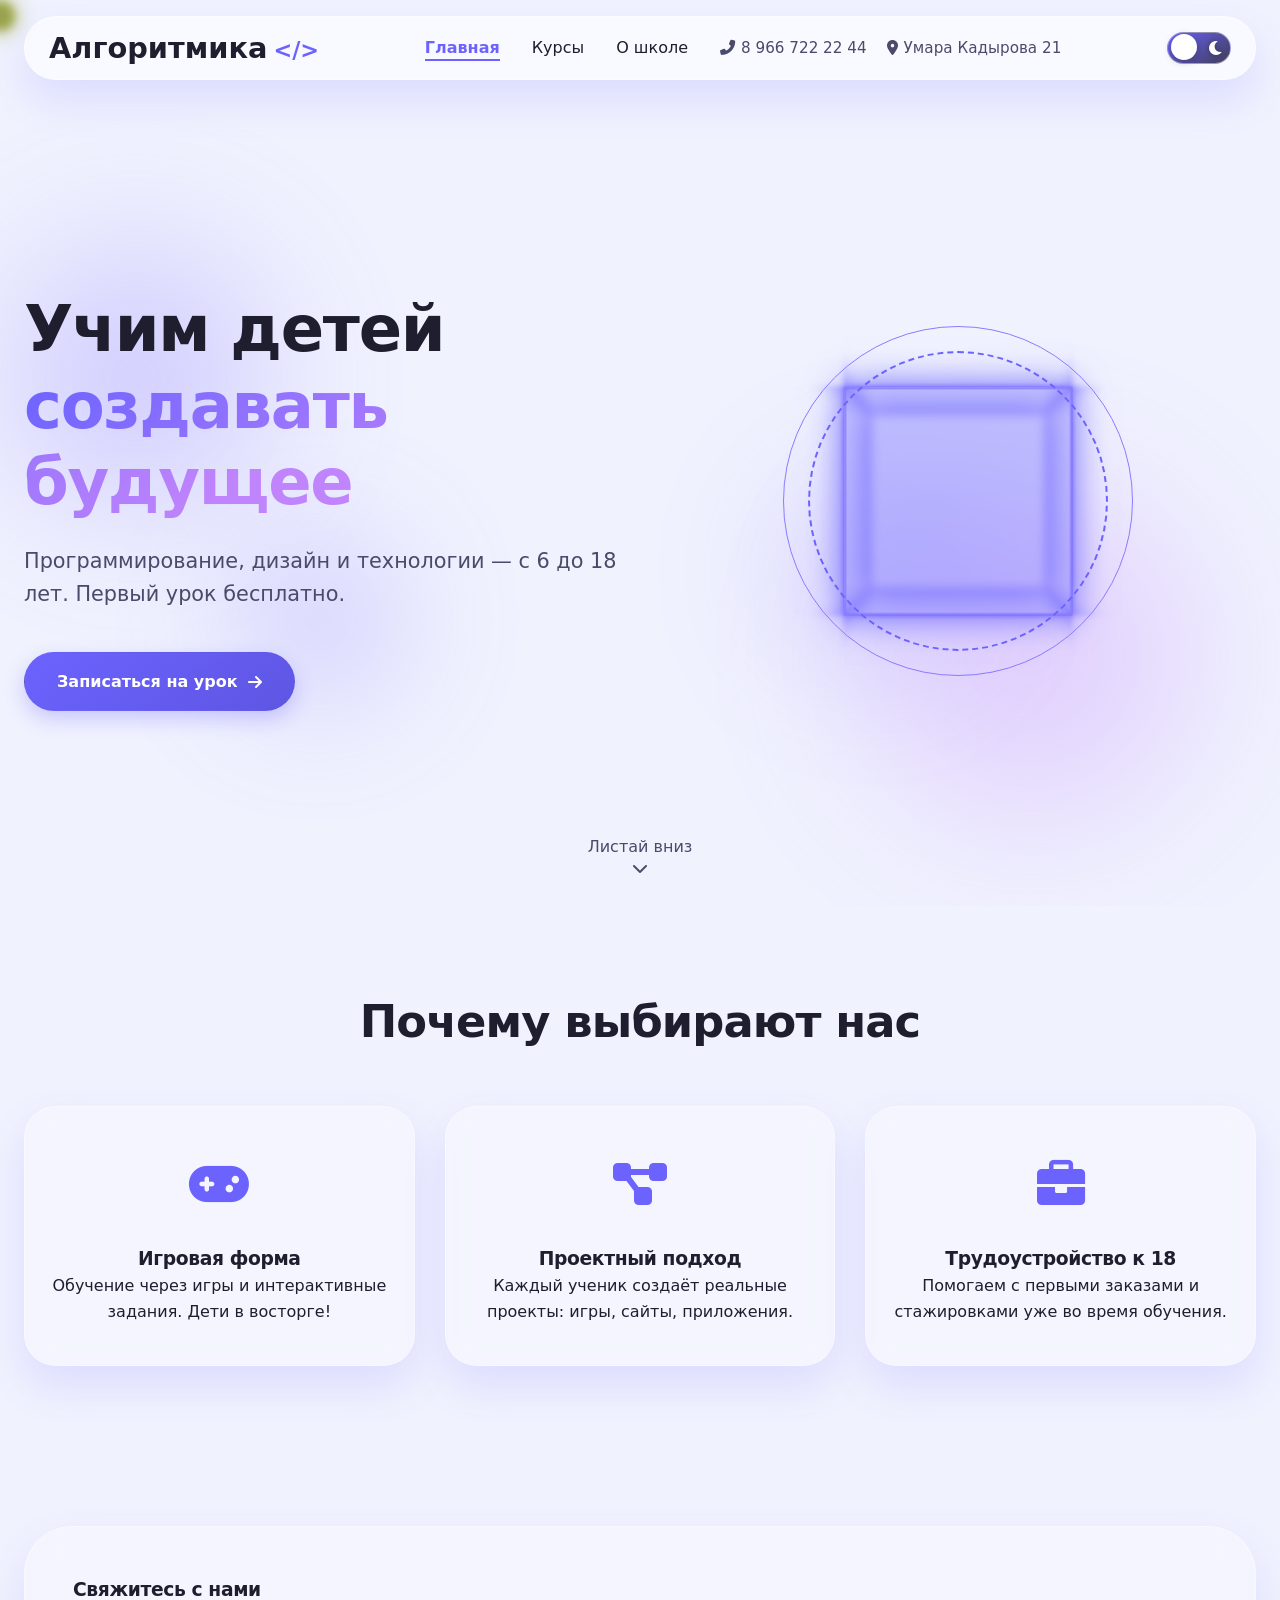
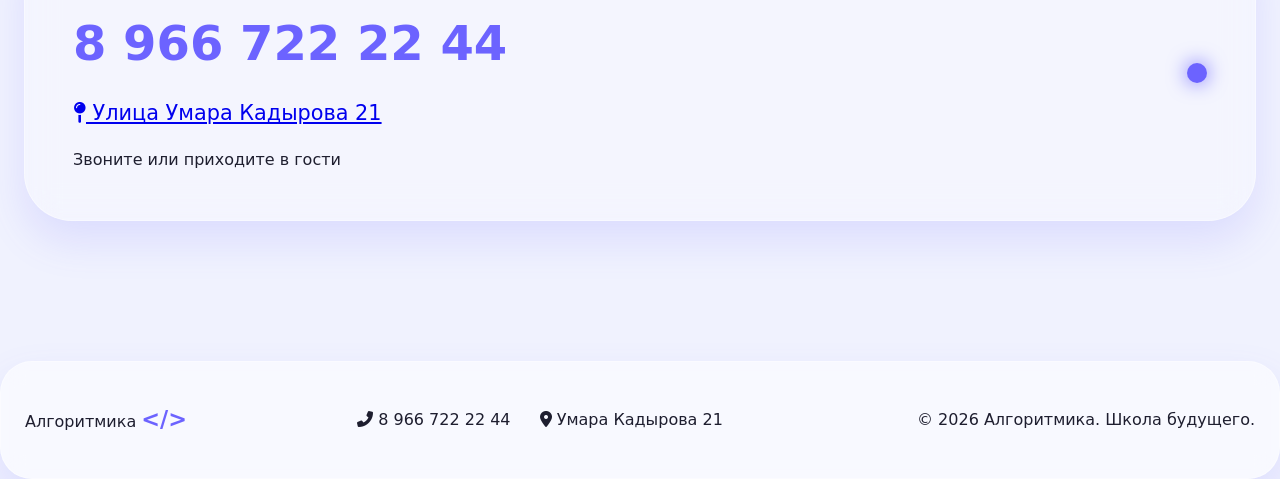
<file: index.html>
<!DOCTYPE html>
<html lang="ru">
<head>
  <meta charset="UTF-8">
  <meta name="viewport" content="width=device-width, initial-scale=1.0, user-scalable=no">
  <title>Алгоритмика · Главная</title>
  <link rel="stylesheet" href="style.css">
  <!-- Иконки (Font Awesome для демо, можно заменить на свои) -->
  <link rel="stylesheet" href="https://cdnjs.cloudflare.com/ajax/libs/font-awesome/6.0.0-beta3/css/all.min.css">
</head>
<body>
  <!-- Кастомный градиентный курсор -->
  <div class="custom-cursor" id="customCursor"></div>
  
  <!-- Шапка с логотипом, навигацией и переключателем темы -->
  <header class="header glass">
    <div class="container header__inner">
      <a href="index.html" class="logo">
        <span class="logo__text">Алгоритмика</span>
        <span class="logo__tag">&lt;/&gt;</span>
      </a>
      
      <!-- Бургер-кнопка (мобильное меню) -->
      <button class="burger" id="burgerBtn" aria-label="Меню">
        <span class="burger__line"></span>
        <span class="burger__line"></span>
        <span class="burger__line"></span>
      </button>
      
      <nav class="nav" id="navMenu">
        <ul class="nav__list">
          <li><a href="index.html" class="nav__link active">Главная</a></li>
          <li><a href="courses.html" class="nav__link">Курсы</a></li>
          <li><a href="page.html" class="nav__link">О школе</a></li>
        </ul>
        <!-- Контакты в шапке (дублируются и в футере) -->
        <div class="header__contacts">
          <a href="tel:+79667222244" class="contact-link"><i class="fas fa-phone-alt"></i> 8 966 722 22 44</a>
          <a href="https://yandex.ru/maps/?text=Улица%20Умара%20Кадырова%2021" target="_blank" class="contact-link"><i class="fas fa-map-marker-alt"></i> Умара Кадырова 21</a>
        </div>
      </nav>
      
      <!-- Переключатель темы (тумблер) -->
      <div class="theme-switch-wrapper">
        <label class="theme-switch" for="themeToggle">
          <input type="checkbox" id="themeToggle" />
          <span class="slider">
            <i class="fas fa-sun"></i>
            <i class="fas fa-moon"></i>
          </span>
        </label>
      </div>
    </div>
  </header>

  <main>
    <!-- HERO SECTION с параллакс-эффектом и 3D-фигурой -->
    <section class="hero" id="hero">
      <div class="hero__parallax">
        <div class="parallax-shape shape1"></div>
        <div class="parallax-shape shape2"></div>
        <div class="parallax-shape shape3"></div>
        <div class="parallax-shape shape4"></div>
      </div>
      <div class="container hero__content">
        <div class="hero__text fade-up">
          <h1 class="hero__title">Учим детей <span class="gradient-text">создавать будущее</span></h1>
          <p class="hero__subtitle">Программирование, дизайн и технологии — с 6 до 18 лет. Первый урок бесплатно.</p>
          <a href="tel:+79667222244" class="btn btn--primary btn--glow">Записаться на урок <i class="fas fa-arrow-right"></i></a>
        </div>
        <div class="hero__visual fade-up delay-1">
          <!-- Абстрактная 3D-фигура на чистом CSS -->
          <div class="abstract-3d">
            <div class="cube">
              <div class="face front"></div>
              <div class="face back"></div>
              <div class="face right"></div>
              <div class="face left"></div>
              <div class="face top"></div>
              <div class="face bottom"></div>
            </div>
            <div class="floating-ring"></div>
            <div class="floating-ring2"></div>
          </div>
        </div>
      </div>
      <div class="scroll-hint">
        <span>Листай вниз</span>
        <i class="fas fa-chevron-down"></i>
      </div>
    </section>

    <!-- Преимущества (3 карточки) -->
    <section class="advantages section">
      <div class="container">
        <h2 class="section-title fade-up">Почему выбирают нас</h2>
        <div class="advantages__grid">
          <div class="advantage-card glass fade-up delay-1">
            <div class="advantage-icon">
              <i class="fas fa-gamepad"></i>
            </div>
            <h3>Игровая форма</h3>
            <p>Обучение через игры и интерактивные задания. Дети в восторге!</p>
          </div>
          <div class="advantage-card glass fade-up delay-2">
            <div class="advantage-icon">
              <i class="fas fa-project-diagram"></i>
            </div>
            <h3>Проектный подход</h3>
            <p>Каждый ученик создаёт реальные проекты: игры, сайты, приложения.</p>
          </div>
          <div class="advantage-card glass fade-up delay-3">
            <div class="advantage-icon">
              <i class="fas fa-briefcase"></i>
            </div>
            <h3>Трудоустройство к 18</h3>
            <p>Помогаем с первыми заказами и стажировками уже во время обучения.</p>
          </div>
        </div>
      </div>
    </section>

    <!-- Блок контактов (крупная плашка со свечением) -->
    <section class="contact-block section">
      <div class="container">
        <div class="contact-plate glass glow-effect fade-up">
          <div class="contact-plate__info">
            <h3>Свяжитесь с нами</h3>
            <a href="tel:+79667222244" class="contact-plate__phone">8 966 722 22 44</a>
            <a href="https://yandex.ru/maps/?text=Улица%20Умара%20Кадырова%2021" target="_blank" class="contact-plate__address">
              <i class="fas fa-map-pin"></i> Улица Умара Кадырова 21
            </a>
            <p class="contact-plate__note">Звоните или приходите в гости</p>
          </div>
          <div class="contact-plate__decoration">
            <div class="pulse-dot"></div>
          </div>
        </div>
      </div>
    </section>
  </main>

  <!-- Футер -->
  <footer class="footer glass">
    <div class="container footer__inner">
      <div class="footer__logo">
        <span class="logo__text">Алгоритмика</span>
        <span class="logo__tag">&lt;/&gt;</span>
      </div>
      <div class="footer__contacts">
        <a href="tel:+79667222244"><i class="fas fa-phone-alt"></i> 8 966 722 22 44</a>
        <a href="https://yandex.ru/maps/?text=Улица%20Умара%20Кадырова%2021" target="_blank"><i class="fas fa-map-marker-alt"></i> Умара Кадырова 21</a>
      </div>
      <div class="footer__copy">© 2026 Алгоритмика. Школа будущего.</div>
    </div>
  </footer>

  <script>
    (function(){
      // ---------- ТЕМА (localStorage) ----------
      const themeToggle = document.getElementById('themeToggle');
      const body = document.body;
      
      const currentTheme = localStorage.getItem('theme');
      if (currentTheme === 'dark') {
        body.classList.add('dark-theme');
        themeToggle.checked = true;
      } else {
        body.classList.remove('dark-theme');
        themeToggle.checked = false;
      }
      
      themeToggle.addEventListener('change', () => {
        if (themeToggle.checked) {
          body.classList.add('dark-theme');
          localStorage.setItem('theme', 'dark');
        } else {
          body.classList.remove('dark-theme');
          localStorage.setItem('theme', 'light');
        }
      });

      // ---------- БУРГЕР-МЕНЮ ----------
      const burger = document.getElementById('burgerBtn');
      const nav = document.getElementById('navMenu');
      burger.addEventListener('click', () => {
        burger.classList.toggle('active');
        nav.classList.toggle('active');
      });
      
      // ---------- ПАРАЛЛАКС (движение мыши в hero) ----------
      const hero = document.getElementById('hero');
      if (hero) {
        const shapes = document.querySelectorAll('.parallax-shape');
        hero.addEventListener('mousemove', (e) => {
          const { clientX, clientY } = e;
          const centerX = window.innerWidth / 2;
          const centerY = window.innerHeight / 2;
          const moveX = (clientX - centerX) / 30;
          const moveY = (clientY - centerY) / 30;
          
          shapes.forEach((shape, index) => {
            const speed = 0.5 + index * 0.2;
            shape.style.transform = `translate(${moveX * speed}px, ${moveY * speed}px) rotate(${moveX * 0.05}deg)`;
          });
        });
      }

      // ---------- КАСТОМНЫЙ КУРСОР (градиентный) ----------
      const cursor = document.getElementById('customCursor');
      document.addEventListener('mousemove', (e) => {
        cursor.style.left = e.clientX + 'px';
        cursor.style.top = e.clientY + 'px';
      });
      document.addEventListener('mouseleave', () => {
        cursor.style.opacity = '0';
      });
      document.addEventListener('mouseenter', () => {
        cursor.style.opacity = '1';
      });

      // ---------- АНИМАЦИЯ ПОЯВЛЕНИЯ ПРИ СКРОЛЛЕ (Fade-in + Slide-up) ----------
      const fadeElements = document.querySelectorAll('.fade-up');
      const observer = new IntersectionObserver((entries) => {
        entries.forEach(entry => {
          if (entry.isIntersecting) {
            entry.target.classList.add('visible');
          }
        });
      }, { threshold: 0.2, rootMargin: '0px 0px -50px 0px' });
      fadeElements.forEach(el => observer.observe(el));

      // Также для карточек преимуществ (уже с fade-up)
      // Для контактной плашки
      document.querySelectorAll('.contact-plate').forEach(el => observer.observe(el));
      
      // ---------- TILT ДЛЯ КАРТОЧЕК (если есть на странице, но на главной нет, однако код общий) ----------
      function initTilt() {
        const cards = document.querySelectorAll('.course-card');
        cards.forEach(card => {
          card.addEventListener('mousemove', (e) => {
            const rect = card.getBoundingClientRect();
            const x = e.clientX - rect.left;
            const y = e.clientY - rect.top;
            const centerX = rect.width / 2;
            const centerY = rect.height / 2;
            const rotateX = ((y - centerY) / centerY) * -10;
            const rotateY = ((x - centerX) / centerX) * 10;
            card.style.transform = `perspective(1000px) rotateX(${rotateX}deg) rotateY(${rotateY}deg) translateY(-10px)`;
          });
          card.addEventListener('mouseleave', () => {
            card.style.transform = 'perspective(1000px) rotateX(0) rotateY(0) translateY(0)';
          });
        });
      }
      initTilt(); // на главной нет, но не помешает

      // Для flip-карточек на странице "О школе" (если есть)
      // Анимация иконок при наведении уже в CSS
      
      // Дополнительно: инициализация tilt после возможных динамических изменений
      // Повторный вызов при переходе не нужен, т.к. страницы перезагружаются.
      
      // Для пульсирующей точки (уже в CSS)
    })();
  </script>
</body>
</html>
</file>
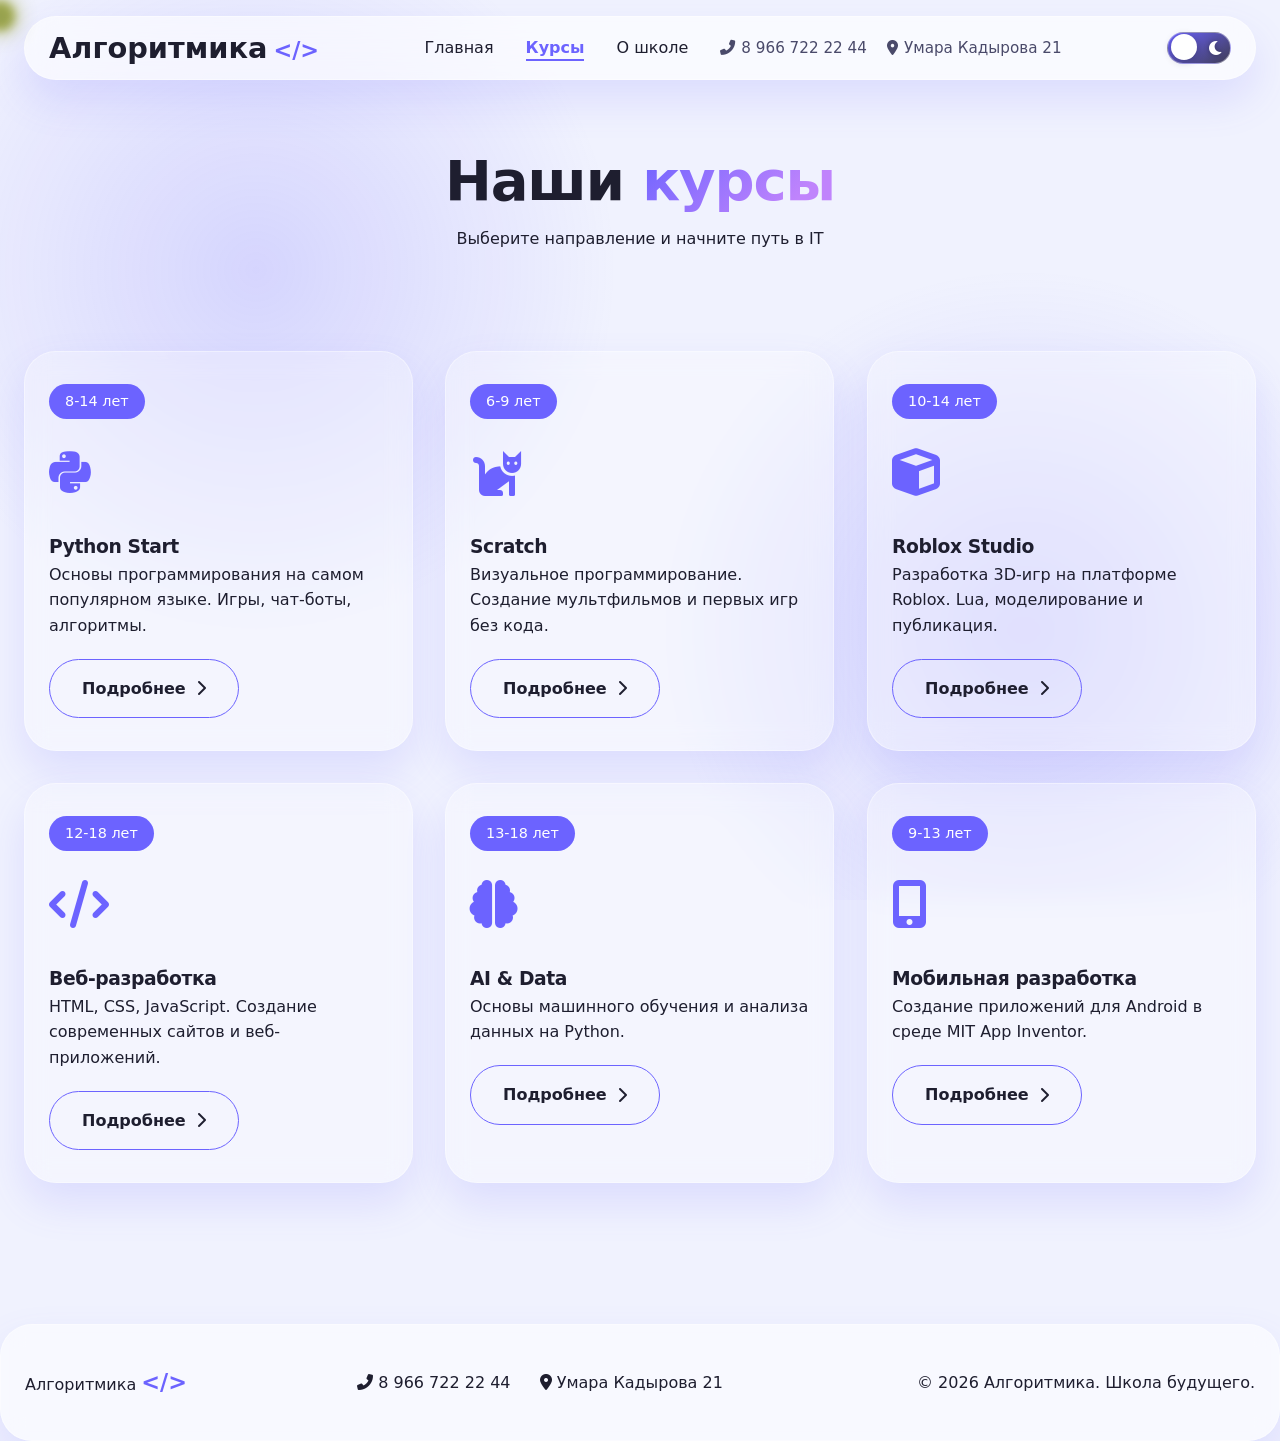
<file: courses.html>
<!DOCTYPE html>
<html lang="ru">
<head>
  <meta charset="UTF-8">
  <meta name="viewport" content="width=device-width, initial-scale=1.0, user-scalable=no">
  <title>Алгоритмика · Курсы</title>
  <link rel="stylesheet" href="style.css">
  <link rel="stylesheet" href="https://cdnjs.cloudflare.com/ajax/libs/font-awesome/6.0.0-beta3/css/all.min.css">
</head>
<body>
  <div class="custom-cursor" id="customCursor"></div>
  
  <header class="header glass">
    <div class="container header__inner">
      <a href="index.html" class="logo">
        <span class="logo__text">Алгоритмика</span>
        <span class="logo__tag">&lt;/&gt;</span>
      </a>
      
      <button class="burger" id="burgerBtn" aria-label="Меню">
        <span class="burger__line"></span>
        <span class="burger__line"></span>
        <span class="burger__line"></span>
      </button>
      
      <nav class="nav" id="navMenu">
        <ul class="nav__list">
          <li><a href="index.html" class="nav__link">Главная</a></li>
          <li><a href="courses.html" class="nav__link active">Курсы</a></li>
          <li><a href="page.html" class="nav__link">О школе</a></li>
        </ul>
        <div class="header__contacts">
          <a href="tel:+79667222244" class="contact-link"><i class="fas fa-phone-alt"></i> 8 966 722 22 44</a>
          <a href="https://yandex.ru/maps/?text=Улица%20Умара%20Кадырова%2021" target="_blank" class="contact-link"><i class="fas fa-map-marker-alt"></i> Умара Кадырова 21</a>
        </div>
      </nav>
      
      <div class="theme-switch-wrapper">
        <label class="theme-switch" for="themeToggle">
          <input type="checkbox" id="themeToggle" />
          <span class="slider">
            <i class="fas fa-sun"></i>
            <i class="fas fa-moon"></i>
          </span>
        </label>
      </div>
    </div>
  </header>

  <main>
    <!-- Заголовок страницы -->
    <section class="page-header">
      <div class="container">
        <h1 class="page-title fade-up">Наши <span class="gradient-text">курсы</span></h1>
        <p class="page-subtitle fade-up delay-1">Выберите направление и начните путь в IT</p>
      </div>
    </section>

    <!-- Сетка курсов с анимированными частицами на фоне -->
    <section class="courses section">
      <!-- Частицы (CSS box-shadow анимация) -->
      <div class="particles-bg"></div>
      <div class="container">
        <div class="courses__grid">
          <!-- Карточка 1 -->
          <div class="course-card glass fade-up delay-1">
            <div class="course-badge">8-14 лет</div>
            <div class="course-icon"><i class="fab fa-python"></i></div>
            <h3>Python Start</h3>
            <p>Основы программирования на самом популярном языке. Игры, чат-боты, алгоритмы.</p>
            <a href="#" class="btn btn--outline course-btn">Подробнее <i class="fas fa-chevron-right"></i></a>
          </div>
          <!-- Карточка 2 -->
          <div class="course-card glass fade-up delay-2">
            <div class="course-badge">6-9 лет</div>
            <div class="course-icon"><i class="fas fa-cat"></i></div>
            <h3>Scratch</h3>
            <p>Визуальное программирование. Создание мультфильмов и первых игр без кода.</p>
            <a href="#" class="btn btn--outline course-btn">Подробнее <i class="fas fa-chevron-right"></i></a>
          </div>
          <!-- Карточка 3 -->
          <div class="course-card glass fade-up delay-3">
            <div class="course-badge">10-14 лет</div>
            <div class="course-icon"><i class="fas fa-cube"></i></div>
            <h3>Roblox Studio</h3>
            <p>Разработка 3D-игр на платформе Roblox. Lua, моделирование и публикация.</p>
            <a href="#" class="btn btn--outline course-btn">Подробнее <i class="fas fa-chevron-right"></i></a>
          </div>
          <!-- Карточка 4 -->
          <div class="course-card glass fade-up delay-4">
            <div class="course-badge">12-18 лет</div>
            <div class="course-icon"><i class="fas fa-code"></i></div>
            <h3>Веб-разработка</h3>
            <p>HTML, CSS, JavaScript. Создание современных сайтов и веб-приложений.</p>
            <a href="#" class="btn btn--outline course-btn">Подробнее <i class="fas fa-chevron-right"></i></a>
          </div>
          <!-- Карточка 5 -->
          <div class="course-card glass fade-up delay-5">
            <div class="course-badge">13-18 лет</div>
            <div class="course-icon"><i class="fas fa-brain"></i></div>
            <h3>AI & Data</h3>
            <p>Основы машинного обучения и анализа данных на Python.</p>
            <a href="#" class="btn btn--outline course-btn">Подробнее <i class="fas fa-chevron-right"></i></a>
          </div>
          <!-- Карточка 6 -->
          <div class="course-card glass fade-up delay-6">
            <div class="course-badge">9-13 лет</div>
            <div class="course-icon"><i class="fas fa-mobile-alt"></i></div>
            <h3>Мобильная разработка</h3>
            <p>Создание приложений для Android в среде MIT App Inventor.</p>
            <a href="#" class="btn btn--outline course-btn">Подробнее <i class="fas fa-chevron-right"></i></a>
          </div>
        </div>
      </div>
    </section>
  </main>

  <footer class="footer glass">
    <div class="container footer__inner">
      <div class="footer__logo">
        <span class="logo__text">Алгоритмика</span>
        <span class="logo__tag">&lt;/&gt;</span>
      </div>
      <div class="footer__contacts">
        <a href="tel:+79667222244"><i class="fas fa-phone-alt"></i> 8 966 722 22 44</a>
        <a href="https://yandex.ru/maps/?text=Улица%20Умара%20Кадырова%2021" target="_blank"><i class="fas fa-map-marker-alt"></i> Умара Кадырова 21</a>
      </div>
      <div class="footer__copy">© 2026 Алгоритмика. Школа будущего.</div>
    </div>
  </footer>

  <script>
    (function(){
      // Тема
      const themeToggle = document.getElementById('themeToggle');
      const body = document.body;
      const currentTheme = localStorage.getItem('theme');
      if (currentTheme === 'dark') {
        body.classList.add('dark-theme');
        themeToggle.checked = true;
      } else {
        body.classList.remove('dark-theme');
        themeToggle.checked = false;
      }
      themeToggle.addEventListener('change', () => {
        if (themeToggle.checked) {
          body.classList.add('dark-theme');
          localStorage.setItem('theme', 'dark');
        } else {
          body.classList.remove('dark-theme');
          localStorage.setItem('theme', 'light');
        }
      });

      // Бургер
      const burger = document.getElementById('burgerBtn');
      const nav = document.getElementById('navMenu');
      burger.addEventListener('click', () => {
        burger.classList.toggle('active');
        nav.classList.toggle('active');
      });

      // Кастомный курсор
      const cursor = document.getElementById('customCursor');
      document.addEventListener('mousemove', (e) => {
        cursor.style.left = e.clientX + 'px';
        cursor.style.top = e.clientY + 'px';
      });
      document.addEventListener('mouseleave', () => cursor.style.opacity = '0');
      document.addEventListener('mouseenter', () => cursor.style.opacity = '1');

      // Fade-up при скролле
      const fadeElements = document.querySelectorAll('.fade-up');
      const observer = new IntersectionObserver((entries) => {
        entries.forEach(entry => {
          if (entry.isIntersecting) entry.target.classList.add('visible');
        });
      }, { threshold: 0.2 });
      fadeElements.forEach(el => observer.observe(el));

      // Tilt эффект для карточек курсов
      const cards = document.querySelectorAll('.course-card');
      cards.forEach(card => {
        card.addEventListener('mousemove', (e) => {
          const rect = card.getBoundingClientRect();
          const x = e.clientX - rect.left;
          const y = e.clientY - rect.top;
          const centerX = rect.width / 2;
          const centerY = rect.height / 2;
          const rotateX = ((y - centerY) / centerY) * -8;
          const rotateY = ((x - centerX) / centerX) * 8;
          card.style.transform = `perspective(1000px) rotateX(${rotateX}deg) rotateY(${rotateY}deg) translateY(-12px)`;
        });
        card.addEventListener('mouseleave', () => {
          card.style.transform = 'perspective(1000px) rotateX(0) rotateY(0) translateY(0)';
        });
      });
    })();
  </script>
</body>
</html>
</file>
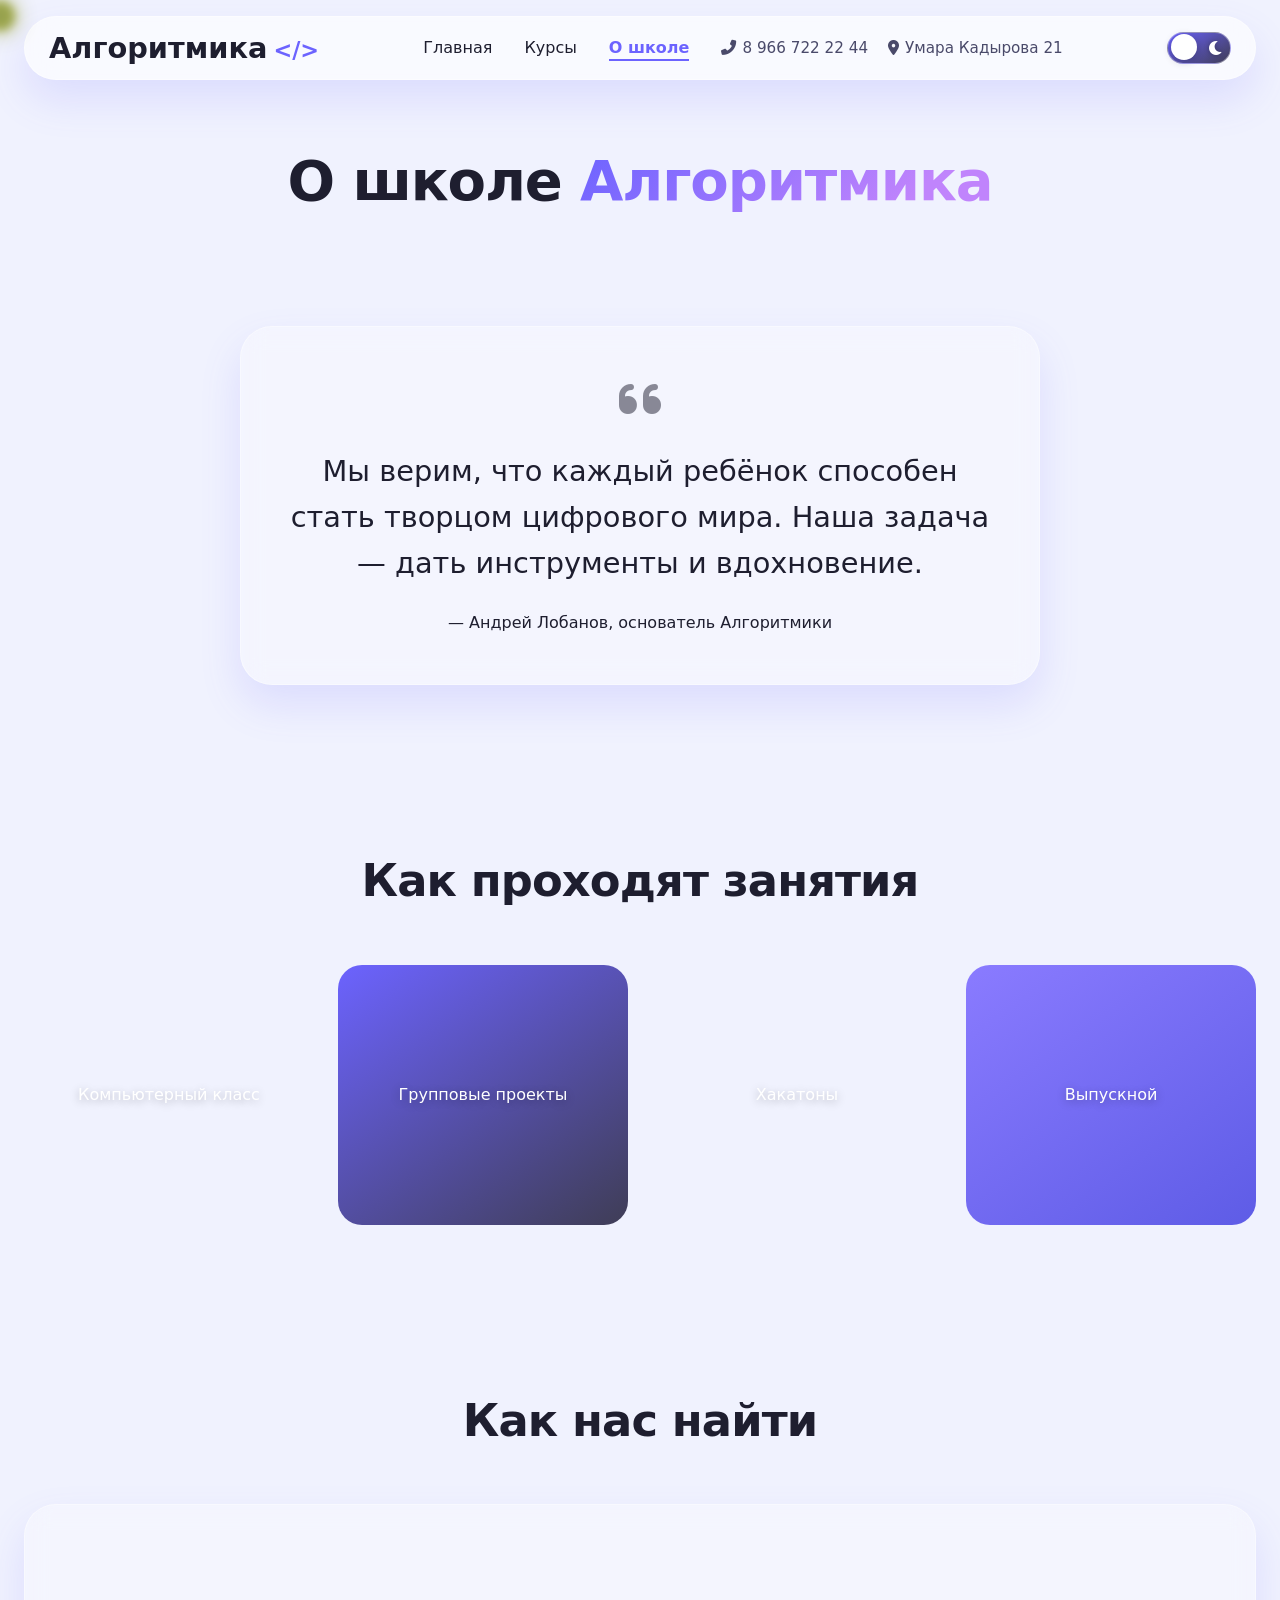
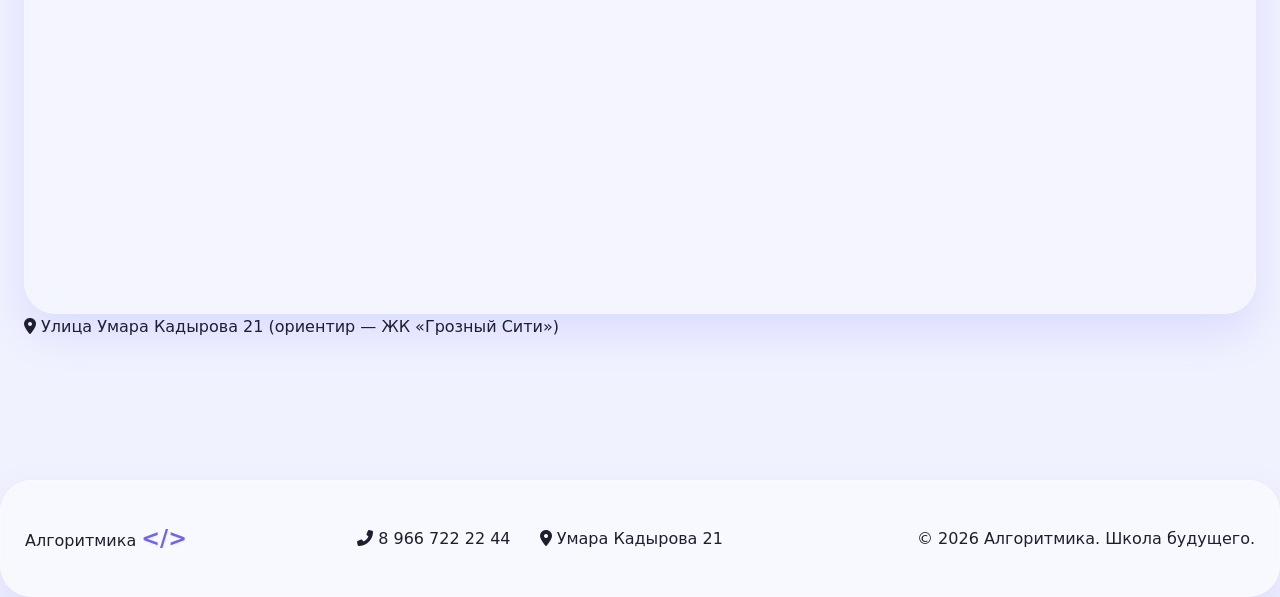
<file: page.html>
<!DOCTYPE html>
<html lang="ru">
<head>
  <meta charset="UTF-8">
  <meta name="viewport" content="width=device-width, initial-scale=1.0, user-scalable=no">
  <title>Алгоритмика · О школе</title>
  <link rel="stylesheet" href="style.css">
  <link rel="stylesheet" href="https://cdnjs.cloudflare.com/ajax/libs/font-awesome/6.0.0-beta3/css/all.min.css">
</head>
<body>
  <div class="custom-cursor" id="customCursor"></div>
  
  <header class="header glass">
    <div class="container header__inner">
      <a href="index.html" class="logo">
        <span class="logo__text">Алгоритмика</span>
        <span class="logo__tag">&lt;/&gt;</span>
      </a>
      
      <button class="burger" id="burgerBtn" aria-label="Меню">
        <span class="burger__line"></span>
        <span class="burger__line"></span>
        <span class="burger__line"></span>
      </button>
      
      <nav class="nav" id="navMenu">
        <ul class="nav__list">
          <li><a href="index.html" class="nav__link">Главная</a></li>
          <li><a href="courses.html" class="nav__link">Курсы</a></li>
          <li><a href="page.html" class="nav__link active">О школе</a></li>
        </ul>
        <div class="header__contacts">
          <a href="tel:+79667222244" class="contact-link"><i class="fas fa-phone-alt"></i> 8 966 722 22 44</a>
          <a href="https://yandex.ru/maps/?text=Улица%20Умара%20Кадырова%2021" target="_blank" class="contact-link"><i class="fas fa-map-marker-alt"></i> Умара Кадырова 21</a>
        </div>
      </nav>
      
      <div class="theme-switch-wrapper">
        <label class="theme-switch" for="themeToggle">
          <input type="checkbox" id="themeToggle" />
          <span class="slider">
            <i class="fas fa-sun"></i>
            <i class="fas fa-moon"></i>
          </span>
        </label>
      </div>
    </div>
  </header>

  <main>
    <section class="page-header">
      <div class="container">
        <h1 class="page-title fade-up">О школе <span class="gradient-text">Алгоритмика</span></h1>
      </div>
    </section>

    <!-- Цитата основателя -->
    <section class="quote-section section">
      <div class="container">
        <div class="quote-block glass fade-up">
          <i class="fas fa-quote-left quote-icon"></i>
          <p class="quote-text">Мы верим, что каждый ребёнок способен стать творцом цифрового мира. Наша задача — дать инструменты и вдохновение.</p>
          <p class="quote-author">— Андрей Лобанов, основатель Алгоритмики</p>
        </div>
      </div>
    </section>

    <!-- Галерея переворачивающихся карточек (4 шт) -->
    <section class="gallery section">
      <div class="container">
        <h2 class="section-title fade-up">Как проходят занятия</h2>
        <div class="gallery__grid">
          <!-- Flip card 1 -->
          <div class="flip-card fade-up delay-1">
            <div class="flip-card__inner">
              <div class="flip-card__front" style="background-image: url('https://placekitten.com/400/300?image=1');">
                <span>Компьютерный класс</span>
              </div>
              <div class="flip-card__back glass">
                <h4>Современное оборудование</h4>
                <p>Каждому ученику — отдельное рабочее место с мощным ПК.</p>
              </div>
            </div>
          </div>
          <!-- Flip card 2 -->
          <div class="flip-card fade-up delay-2">
            <div class="flip-card__inner">
              <div class="flip-card__front" style="background: linear-gradient(145deg, #6C63FF, #3F3D56);">
                <span>Групповые проекты</span>
              </div>
              <div class="flip-card__back glass">
                <h4>Командная работа</h4>
                <p>Учимся работать в команде, как в настоящих IT-компаниях.</p>
              </div>
            </div>
          </div>
          <!-- Flip card 3 -->
          <div class="flip-card fade-up delay-3">
            <div class="flip-card__inner">
              <div class="flip-card__front" style="background-image: url('https://placekitten.com/401/301?image=2');">
                <span>Хакатоны</span>
              </div>
              <div class="flip-card__back glass">
                <h4>Соревнования и призы</h4>
                <p>Регулярные внутренние хакатоны с крутыми подарками.</p>
              </div>
            </div>
          </div>
          <!-- Flip card 4 -->
          <div class="flip-card fade-up delay-4">
            <div class="flip-card__inner">
              <div class="flip-card__front" style="background: linear-gradient(145deg, #8A7BFF, #5E5CE6);">
                <span>Выпускной</span>
              </div>
              <div class="flip-card__back glass">
                <h4>Портфолио проектов</h4>
                <p>Каждый выпускник уходит с готовым портфолио для поступления или работы.</p>
              </div>
            </div>
          </div>
        </div>
      </div>
    </section>

    <!-- Карта проезда -->
    <section class="map-section section">
      <div class="container">
        <h2 class="section-title fade-up">Как нас найти</h2>
        <div class="map-wrapper glass fade-up">
          <!-- Яндекс.Карты с меткой по адресу Умара Кадырова 21 -->
          <iframe src="https://yandex.ru/map-widget/v1/?ll=45.688%2C43.318&z=16&pt=45.688,43.318,pm2rdl&text=Улица%20Умара%20Кадырова%2021" width="100%" height="400" frameborder="0" allowfullscreen="true" style="border-radius: 24px;"></iframe>
        </div>
        <p class="map-address fade-up delay-1"><i class="fas fa-location-dot"></i> Улица Умара Кадырова 21 (ориентир — ЖК «Грозный Сити»)</p>
      </div>
    </section>
  </main>

  <footer class="footer glass">
    <div class="container footer__inner">
      <div class="footer__logo">
        <span class="logo__text">Алгоритмика</span>
        <span class="logo__tag">&lt;/&gt;</span>
      </div>
      <div class="footer__contacts">
        <a href="tel:+79667222244"><i class="fas fa-phone-alt"></i> 8 966 722 22 44</a>
        <a href="https://yandex.ru/maps/?text=Улица%20Умара%20Кадырова%2021" target="_blank"><i class="fas fa-map-marker-alt"></i> Умара Кадырова 21</a>
      </div>
      <div class="footer__copy">© 2026 Алгоритмика. Школа будущего.</div>
    </div>
  </footer>

  <script>
    (function(){
      // Тема
      const themeToggle = document.getElementById('themeToggle');
      const body = document.body;
      const currentTheme = localStorage.getItem('theme');
      if (currentTheme === 'dark') {
        body.classList.add('dark-theme');
        themeToggle.checked = true;
      } else {
        body.classList.remove('dark-theme');
        themeToggle.checked = false;
      }
      themeToggle.addEventListener('change', () => {
        if (themeToggle.checked) {
          body.classList.add('dark-theme');
          localStorage.setItem('theme', 'dark');
        } else {
          body.classList.remove('dark-theme');
          localStorage.setItem('theme', 'light');
        }
      });

      // Бургер
      const burger = document.getElementById('burgerBtn');
      const nav = document.getElementById('navMenu');
      burger.addEventListener('click', () => {
        burger.classList.toggle('active');
        nav.classList.toggle('active');
      });

      // Кастомный курсор
      const cursor = document.getElementById('customCursor');
      document.addEventListener('mousemove', (e) => {
        cursor.style.left = e.clientX + 'px';
        cursor.style.top = e.clientY + 'px';
      });
      document.addEventListener('mouseleave', () => cursor.style.opacity = '0');
      document.addEventListener('mouseenter', () => cursor.style.opacity = '1');

      // Fade-up
      const fadeElements = document.querySelectorAll('.fade-up');
      const observer = new IntersectionObserver((entries) => {
        entries.forEach(entry => {
          if (entry.isIntersecting) entry.target.classList.add('visible');
        });
      }, { threshold: 0.2 });
      fadeElements.forEach(el => observer.observe(el));
    })();
  </script>
</body>
</html>
</file>
<file: style.css>
/* style.css — общие стили для всех страниц, темы, анимации, адаптив */

/* ---------- ПЕРЕМЕННЫЕ ЦВЕТОВ (СВЕТЛАЯ ТЕМА) ---------- */
:root {
  --bg-primary: #f0f2fe;
  --bg-secondary: #ffffff;
  --text-primary: #1e1e2f;
  --text-secondary: #4a4a6a;
  --accent: #6C63FF;
  --accent-light: #8A7BFF;
  --accent-dark: #534bcc;
  --glass-bg: rgba(255, 255, 255, 0.25);
  --glass-border: rgba(255, 255, 255, 0.4);
  --card-shadow: 0 20px 40px rgba(108, 99, 255, 0.15);
  --glow: 0 0 30px rgba(108, 99, 255, 0.5);
  --header-bg: rgba(255, 255, 255, 0.6);
  --footer-bg: rgba(255, 255, 255, 0.5);
  --burger-color: #1e1e2f;
  --nav-link-color: #1e1e2f;
  --particle-color: rgba(108, 99, 255, 0.2);
}

/* ---------- ТЕМНАЯ ТЕМА ---------- */
body.dark-theme {
  --bg-primary: #0b0c15;
  --bg-secondary: #151728;
  --text-primary: #f0f0ff;
  --text-secondary: #b0b0d0;
  --accent: #a277ff;
  --accent-light: #b68aff;
  --accent-dark: #7a5fd0;
  --glass-bg: rgba(20, 25, 45, 0.4);
  --glass-border: rgba(160, 120, 255, 0.3);
  --card-shadow: 0 20px 40px rgba(0, 0, 0, 0.6);
  --glow: 0 0 40px rgba(162, 119, 255, 0.6);
  --header-bg: rgba(15, 20, 30, 0.7);
  --footer-bg: rgba(15, 20, 30, 0.6);
  --burger-color: #f0f0ff;
  --nav-link-color: #f0f0ff;
  --particle-color: rgba(162, 119, 255, 0.3);
}

/* ---------- БАЗОВЫЕ СБРОСЫ ---------- */
* {
  margin: 0;
  padding: 0;
  box-sizing: border-box;
}

body {
  font-family: 'Inter', system-ui, -apple-system, BlinkMacSystemFont, 'Segoe UI', Roboto, sans-serif;
  background-color: var(--bg-primary);
  color: var(--text-primary);
  line-height: 1.6;
  transition: background-color 0.3s, color 0.3s;
  min-height: 100vh;
  overflow-x: hidden;
  cursor: none; /* скрываем стандартный курсор, будет кастомный */
}

/* Кастомный курсор */
.custom-cursor {
  position: fixed;
  width: 30px;
  height: 30px;
  border-radius: 50%;
  background: radial-gradient(circle, var(--accent-light) 0%, var(--accent) 70%);
  filter: blur(4px);
  opacity: 0.7;
  pointer-events: none;
  z-index: 9999;
  transform: translate(-50%, -50%);
  transition: width 0.2s, height 0.2s, opacity 0.2s;
  mix-blend-mode: difference;
  box-shadow: 0 0 20px var(--accent);
  animation: pulseCursor 2s infinite;
}

@keyframes pulseCursor {
  0%, 100% { transform: translate(-50%, -50%) scale(1); opacity: 0.7; }
  50% { transform: translate(-50%, -50%) scale(1.3); opacity: 0.9; }
}

/* Контейнер */
.container {
  max-width: 1280px;
  margin: 0 auto;
  padding: 0 24px;
}

/* ---------- ТИПОГРАФИКА И ГРАДИЕНТЫ ---------- */
.gradient-text {
  background: linear-gradient(135deg, var(--accent) 0%, #c084fc 80%);
  -webkit-background-clip: text;
  background-clip: text;
  color: transparent;
}

h1, h2, h3 {
  font-weight: 700;
  letter-spacing: -0.02em;
}

/* ---------- СТЕКЛЯННЫЙ МОРФИЗМ ---------- */
.glass {
  background: var(--glass-bg);
  backdrop-filter: blur(12px);
  -webkit-backdrop-filter: blur(12px);
  border: 1px solid var(--glass-border);
  border-radius: 32px;
  box-shadow: var(--card-shadow);
}

/* ---------- HEADER ---------- */
.header {
  position: sticky;
  top: 16px;
  z-index: 100;
  margin: 16px 24px;
  padding: 8px 0;
  background: var(--header-bg);
  backdrop-filter: blur(16px);
  border-radius: 60px;
  border: 1px solid var(--glass-border);
}

.header__inner {
  display: flex;
  align-items: center;
  justify-content: space-between;
  flex-wrap: wrap;
}

.logo {
  display: flex;
  align-items: baseline;
  gap: 6px;
  text-decoration: none;
  font-size: 1.8rem;
  font-weight: 800;
  color: var(--text-primary);
}

.logo__tag {
  font-size: 1.4rem;
  font-weight: 600;
  color: var(--accent);
  animation: tagBlink 2s infinite;
}

@keyframes tagBlink {
  0%, 100% { opacity: 1; text-shadow: 0 0 5px var(--accent); }
  50% { opacity: 0.7; text-shadow: 0 0 15px var(--accent-light); }
}

/* Навигация */
.nav {
  display: flex;
  align-items: center;
  gap: 32px;
}

.nav__list {
  display: flex;
  list-style: none;
  gap: 32px;
}

.nav__link {
  text-decoration: none;
  font-weight: 500;
  color: var(--nav-link-color);
  transition: color 0.2s;
  position: relative;
}

.nav__link.active {
  color: var(--accent);
  font-weight: 600;
}

.nav__link::after {
  content: '';
  position: absolute;
  bottom: -4px;
  left: 0;
  width: 0;
  height: 2px;
  background: var(--accent);
  transition: width 0.3s;
}

.nav__link:hover::after,
.nav__link.active::after {
  width: 100%;
}

.header__contacts {
  display: flex;
  gap: 20px;
}

.contact-link {
  color: var(--text-secondary);
  text-decoration: none;
  font-size: 0.95rem;
  display: flex;
  align-items: center;
  gap: 6px;
}

/* Бургер */
.burger {
  display: none;
  flex-direction: column;
  justify-content: space-around;
  width: 30px;
  height: 24px;
  background: transparent;
  border: none;
  cursor: pointer;
  z-index: 200;
}

.burger__line {
  width: 100%;
  height: 2px;
  background: var(--burger-color);
  transition: all 0.3s;
  border-radius: 4px;
}

.burger.active .burger__line:nth-child(1) {
  transform: rotate(45deg) translate(5px, 5px);
}
.burger.active .burger__line:nth-child(2) {
  opacity: 0;
}
.burger.active .burger__line:nth-child(3) {
  transform: rotate(-45deg) translate(7px, -7px);
}

/* Переключатель темы */
.theme-switch-wrapper {
  display: flex;
  align-items: center;
}
.theme-switch {
  position: relative;
  display: inline-block;
  width: 64px;
  height: 32px;
}
.theme-switch input {
  opacity: 0;
  width: 0;
  height: 0;
}
.slider {
  position: absolute;
  cursor: pointer;
  top: 0;
  left: 0;
  right: 0;
  bottom: 0;
  background: linear-gradient(145deg, #6C63FF, #3F3D56);
  border-radius: 34px;
  display: flex;
  align-items: center;
  justify-content: space-between;
  padding: 0 6px;
  transition: 0.4s;
  border: 1px solid var(--glass-border);
}
.slider i {
  font-size: 16px;
  color: white;
  text-shadow: 0 0 5px rgba(0,0,0,0.3);
}
.slider:before {
  content: "";
  position: absolute;
  height: 26px;
  width: 26px;
  left: 3px;
  bottom: 3px;
  background-color: white;
  border-radius: 50%;
  transition: 0.3s;
  box-shadow: 0 2px 8px rgba(0,0,0,0.2);
}
input:checked + .slider:before {
  transform: translateX(32px);
}
input:checked + .slider {
  background: linear-gradient(145deg, #1e1e3a, #0b0c15);
}

/* ---------- HERO SECTION ---------- */
.hero {
  min-height: 90vh;
  display: flex;
  align-items: center;
  position: relative;
  overflow: hidden;
  padding: 40px 0;
}
.hero__parallax {
  position: absolute;
  inset: 0;
  pointer-events: none;
}
.parallax-shape {
  position: absolute;
  border-radius: 50%;
  background: radial-gradient(circle, var(--accent-light) 0%, transparent 70%);
  filter: blur(60px);
  opacity: 0.4;
}
.shape1 { width: 400px; height: 400px; top: 10%; left: -5%; }
.shape2 { width: 500px; height: 500px; bottom: 0; right: 0; background: radial-gradient(circle, #c084fc 0%, transparent 70%); }
.shape3 { width: 300px; height: 300px; top: 40%; right: 20%; opacity: 0.3; }
.shape4 { width: 250px; height: 250px; bottom: 20%; left: 15%; }

.hero__content {
  display: flex;
  align-items: center;
  gap: 40px;
  position: relative;
  z-index: 2;
}
.hero__text {
  flex: 1;
}
.hero__title {
  font-size: 4rem;
  line-height: 1.2;
  margin-bottom: 24px;
}
.hero__subtitle {
  font-size: 1.3rem;
  color: var(--text-secondary);
  margin-bottom: 40px;
}
.btn {
  display: inline-flex;
  align-items: center;
  gap: 10px;
  padding: 16px 32px;
  border-radius: 60px;
  font-weight: 600;
  text-decoration: none;
  transition: all 0.3s;
  border: 1px solid transparent;
  cursor: pointer;
  background-size: 200% auto;
  background-image: linear-gradient(145deg, var(--accent), var(--accent-dark));
  color: white;
  box-shadow: 0 8px 20px rgba(108, 99, 255, 0.3);
}
.btn--glow {
  animation: gradientShift 4s ease infinite;
}
.btn--outline {
  background: transparent;
  border: 1.5px solid var(--accent);
  color: var(--text-primary);
  background-image: none;
  box-shadow: none;
}
.btn--outline:hover {
  background: var(--accent);
  color: white;
}
@keyframes gradientShift {
  0% { background-position: 0% 50%; }
  50% { background-position: 100% 50%; }
  100% { background-position: 0% 50%; }
}

.hero__visual {
  flex: 1;
  display: flex;
  justify-content: center;
}
.abstract-3d {
  position: relative;
  width: 400px;
  height: 400px;
  perspective: 800px;
}
.cube {
  width: 200px;
  height: 200px;
  position: absolute;
  top: 50%;
  left: 50%;
  transform-style: preserve-3d;
  animation: rotateCube 12s infinite linear;
  transform: translate(-50%, -50%);
}
.face {
  position: absolute;
  width: 200px;
  height: 200px;
  background: rgba(108, 99, 255, 0.2);
  border: 2px solid var(--accent-light);
  backdrop-filter: blur(4px);
  box-shadow: 0 0 30px var(--accent);
}
.front  { transform: rotateY(0deg) translateZ(100px); }
.back   { transform: rotateY(180deg) translateZ(100px); }
.right  { transform: rotateY(90deg) translateZ(100px); }
.left   { transform: rotateY(-90deg) translateZ(100px); }
.top    { transform: rotateX(90deg) translateZ(100px); }
.bottom { transform: rotateX(-90deg) translateZ(100px); }
@keyframes rotateCube {
  0% { transform: translate(-50%, -50%) rotateX(0) rotateY(0); }
  100% { transform: translate(-50%, -50%) rotateX(360deg) rotateY(360deg); }
}
.floating-ring {
  position: absolute;
  width: 300px;
  height: 300px;
  border-radius: 50%;
  border: 2px dashed var(--accent);
  top: 50%; left: 50%;
  transform: translate(-50%, -50%);
  animation: spin 10s infinite linear;
}
.floating-ring2 {
  width: 350px; height: 350px;
  border: 1px solid var(--accent-light);
  border-radius: 50%;
  position: absolute;
  top: 50%; left: 50%;
  transform: translate(-50%, -50%);
  animation: spinReverse 15s infinite linear;
}
@keyframes spin { 100% { transform: translate(-50%, -50%) rotate(360deg); } }
@keyframes spinReverse { 100% { transform: translate(-50%, -50%) rotate(-360deg); } }

.scroll-hint {
  position: absolute;
  bottom: 30px;
  left: 50%;
  transform: translateX(-50%);
  color: var(--text-secondary);
  display: flex;
  flex-direction: column;
  align-items: center;
  animation: bounce 2s infinite;
}
@keyframes bounce {
  0%, 20%, 50%, 80%, 100% { transform: translateX(-50%) translateY(0); }
  40% { transform: translateX(-50%) translateY(-10px); }
  60% { transform: translateX(-50%) translateY(-5px); }
}

/* ---------- ПРЕИМУЩЕСТВА ---------- */
.section {
  padding: 80px 0;
}
.section-title {
  font-size: 2.8rem;
  margin-bottom: 48px;
  text-align: center;
}
.advantages__grid {
  display: flex;
  gap: 30px;
  justify-content: center;
  flex-wrap: wrap;
}
.advantage-card {
  flex: 1 1 250px;
  padding: 40px 24px;
  text-align: center;
  transition: transform 0.3s, box-shadow 0.3s;
}
.advantage-card:hover {
  transform: translateY(-10px);
  box-shadow: var(--glow);
}
.advantage-icon {
  font-size: 3rem;
  color: var(--accent);
  margin-bottom: 20px;
  transition: transform 0.3s;
  display: inline-block;
}
.advantage-card:hover .advantage-icon {
  animation: iconJump 0.5s ease;
}
@keyframes iconJump {
  0%, 100% { transform: translateY(0); }
  50% { transform: translateY(-10px); }
}

/* Контактная плашка */
.contact-plate {
  display: flex;
  align-items: center;
  justify-content: space-between;
  padding: 48px;
  background: var(--glass-bg);
  backdrop-filter: blur(16px);
  border-radius: 48px;
}
.contact-plate__phone {
  font-size: 3rem;
  font-weight: 700;
  color: var(--accent);
  text-decoration: none;
}
.contact-plate__address {
  font-size: 1.3rem;
  display: block;
  margin: 16px 0;
}
.pulse-dot {
  width: 20px; height: 20px;
  border-radius: 50%;
  background: var(--accent);
  box-shadow: 0 0 20px var(--accent);
  animation: pulse 1.5s infinite;
}

/* ---------- СТРАНИЦА КУРСОВ ---------- */
.page-header {
  padding: 40px 0 20px;
  text-align: center;
}
.page-title { font-size: 3.5rem; }
.particles-bg {
  position: fixed;
  top: 0; left: 0; width: 100%; height: 100%;
  pointer-events: none;
  z-index: -1;
  background: radial-gradient(circle at 20% 30%, var(--particle-color) 0%, transparent 30%),
              radial-gradient(circle at 80% 70%, var(--particle-color) 0%, transparent 30%);
  animation: particleMove 20s infinite alternate;
}
@keyframes particleMove {
  0% { background-position: 0% 0%; }
  100% { background-position: 100% 100%; }
}
.courses__grid {
  display: grid;
  grid-template-columns: repeat(auto-fill, minmax(300px, 1fr));
  gap: 32px;
}
.course-card {
  padding: 32px 24px;
  transition: box-shadow 0.3s;
  will-change: transform;
  transform-style: preserve-3d;
}
.course-badge {
  display: inline-block;
  background: var(--accent);
  color: white;
  padding: 6px 16px;
  border-radius: 40px;
  font-size: 0.9rem;
  margin-bottom: 16px;
}
.course-icon {
  font-size: 3rem;
  color: var(--accent);
  margin-bottom: 20px;
}
.course-btn {
  margin-top: 20px;
}

/* ---------- FLIP CARD (О школе) ---------- */
.gallery__grid {
  display: grid;
  grid-template-columns: repeat(4, 1fr);
  gap: 24px;
}
.flip-card {
  background: transparent;
  height: 260px;
  perspective: 1000px;
}
.flip-card__inner {
  position: relative;
  width: 100%;
  height: 100%;
  transition: transform 0.8s;
  transform-style: preserve-3d;
  border-radius: 24px;
}
.flip-card:hover .flip-card__inner {
  transform: rotateY(180deg);
}
.flip-card__front, .flip-card__back {
  position: absolute;
  width: 100%;
  height: 100%;
  backface-visibility: hidden;
  border-radius: 24px;
  display: flex;
  flex-direction: column;
  justify-content: center;
  align-items: center;
  padding: 20px;
  text-align: center;
  background-size: cover;
  background-position: center;
  color: white;
  text-shadow: 0 2px 10px rgba(0,0,0,0.3);
}
.flip-card__back {
  transform: rotateY(180deg);
  background: var(--glass-bg);
  backdrop-filter: blur(10px);
  color: var(--text-primary);
  text-shadow: none;
}
.quote-block {
  padding: 48px;
  max-width: 800px;
  margin: 0 auto;
  text-align: center;
}
.quote-icon { font-size: 3rem; opacity: 0.5; }
.quote-text { font-size: 1.8rem; font-weight: 500; margin: 24px 0; }
.map-wrapper { border-radius: 32px; overflow: hidden; }

/* ---------- FOOTER ---------- */
.footer {
  margin-top: 60px;
  padding: 40px 0;
  background: var(--footer-bg);
}
.footer__inner {
  display: flex;
  justify-content: space-between;
  align-items: center;
  flex-wrap: wrap;
}
.footer__contacts a {
  margin-right: 24px;
  color: var(--text-primary);
  text-decoration: none;
}

/* ---------- FADE-UP АНИМАЦИЯ ---------- */
.fade-up {
  opacity: 0;
  transform: translateY(30px);
  transition: opacity 0.8s cubic-bezier(0.2, 0.9, 0.1, 1), transform 0.8s;
}
.fade-up.visible {
  opacity: 1;
  transform: translateY(0);
}
.delay-1 { transition-delay: 0.1s; }
.delay-2 { transition-delay: 0.2s; }
.delay-3 { transition-delay: 0.3s; }
.delay-4 { transition-delay: 0.4s; }
.delay-5 { transition-delay: 0.5s; }
.delay-6 { transition-delay: 0.6s; }

/* ---------- АДАПТИВ ---------- */
@media (max-width: 992px) {
  .hero__content { flex-direction: column; text-align: center; }
  .hero__title { font-size: 3rem; }
  .nav { display: none; }
  .nav.active {
    display: flex;
    flex-direction: column;
    position: absolute;
    top: 80px;
    left: 24px;
    right: 24px;
    background: var(--header-bg);
    backdrop-filter: blur(20px);
    border-radius: 32px;
    padding: 32px;
    border: 1px solid var(--glass-border);
  }
  .nav__list { flex-direction: column; align-items: center; }
  .burger { display: flex; }
  .header__contacts { flex-direction: column; align-items: flex-start; }
  .gallery__grid { grid-template-columns: repeat(2, 1fr); }
}

@media (max-width: 600px) {
  .gallery__grid { grid-template-columns: 1fr; }
  .contact-plate { flex-direction: column; }
  .footer__inner { flex-direction: column; gap: 20px; }
}
</file>
